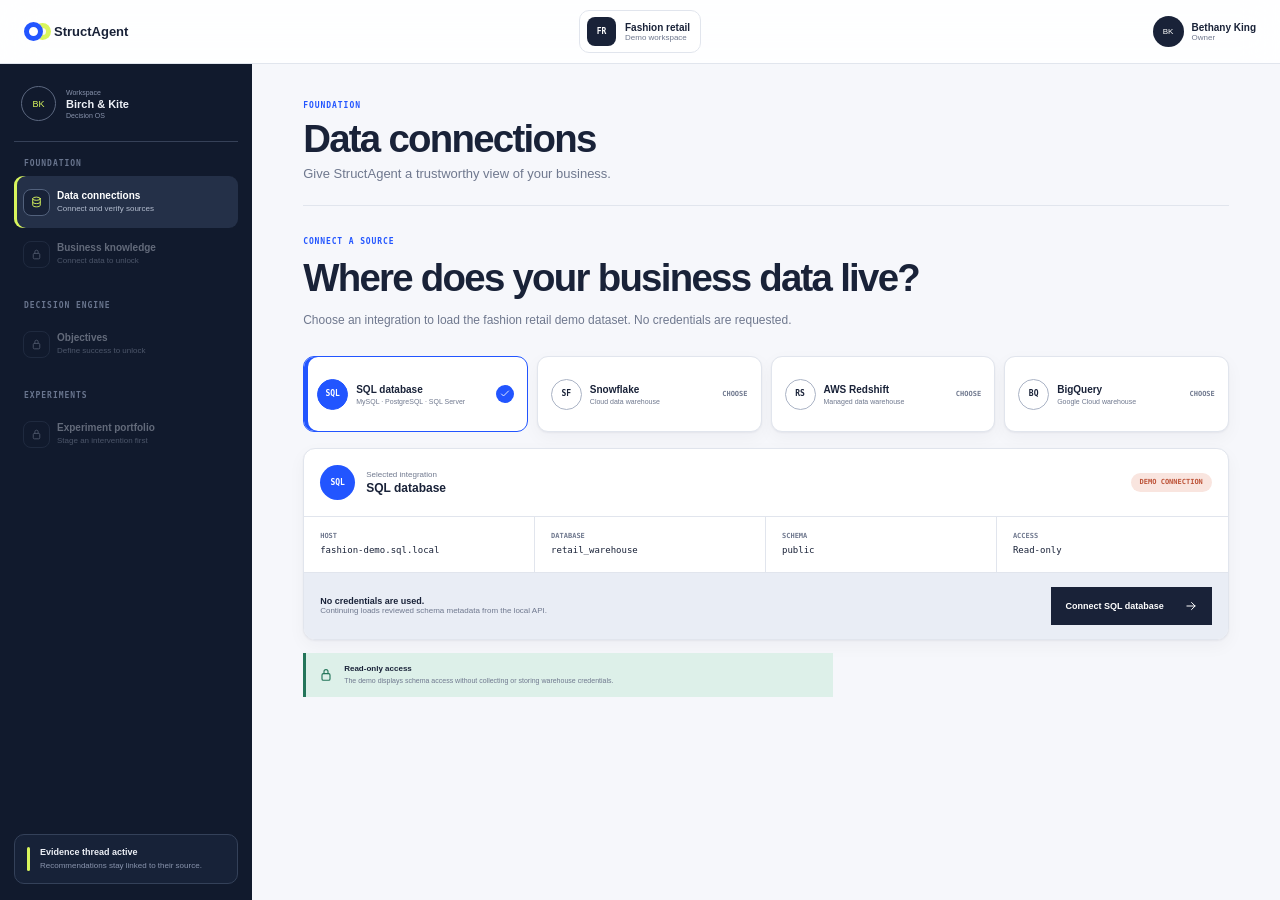
<file: apps/web/index.html>
<!doctype html>
<html lang="en">
  <head>
    <meta charset="UTF-8" />
    <meta name="viewport" content="width=device-width, initial-scale=1.0" />
    <meta
      name="description"
      content="StructAgent Decision OS demo for data-backed business decisions."
    />
    <title>StructAgent — Decision OS</title>
    <link rel="stylesheet" href="./styles.css" />
  </head>
  <body>
    <a class="skip-link" href="#app">Skip to workspace</a>
    <div id="app"></div>
    <script type="module" src="./app.js"></script>
  </body>
</html>
</file>
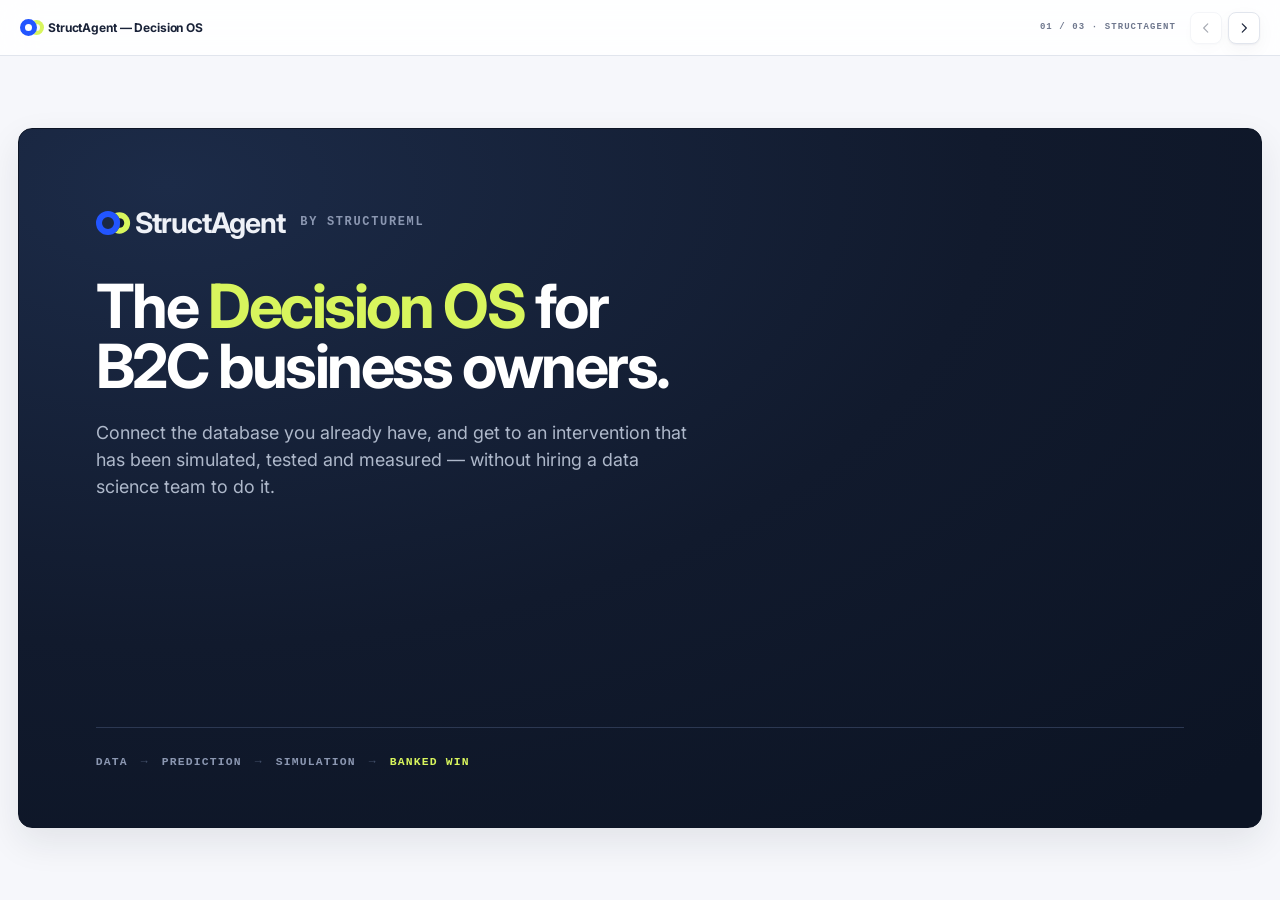
<file: presentation/decision-os-pitch.html>
<!doctype html>
<html lang="en">
  <head>
    <meta charset="UTF-8" />
    <meta name="viewport" content="width=device-width, initial-scale=1.0" />
    <meta
      name="description"
      content="StructAgent pitch deck: the SME decision-team gap, why now, and the database-to-experiment loop."
    />
    <title>Decision OS Pitch</title>
<link rel="preconnect" href="https://fonts.googleapis.com" />
<link rel="preconnect" href="https://fonts.gstatic.com" crossorigin />
<link rel="stylesheet" href="https://fonts.googleapis.com/css2?family=Inter:wght@400;500;700;800&family=Caveat:wght@500;600&display=swap" />
  </head>
  <body>
<style>
  :root {
    color-scheme: light;
    --paper: #f6f7fb;
    --white: #ffffff;
    --ink: #192238;
    --muted: #6f788e;
    --line: #e1e5ed;
    --line-strong: #aab3c5;
    --cloud: #e9edf5;
    --cobalt: #2255ff;
    --cobalt-soft: #dce5ff;
    --citron: #d8f55d;
    --green: #24755a;
    --green-soft: #ddf0e9;
    --warning: #bd5338;
    --warning-soft: #f9e5df;
    --warning-line: #efc7ba;
    --shadow-sm: 0 1px 2px rgba(19, 28, 48, .05), 0 6px 18px rgba(19, 28, 48, .04);
    --shadow-md: 0 14px 36px rgba(19, 28, 48, .09);
    --sans: Inter, "Avenir Next", Avenir, "Segoe UI", sans-serif;
    --mono: "SFMono-Regular", Consolas, "Liberation Mono", monospace;
    --hand: Caveat, "Segoe Print", cursive;
  }

  * { box-sizing: border-box; }
  body {
    margin: 0;
    min-height: 100dvh;
    display: flex;
    flex-direction: column;
    color: var(--ink);
    background: var(--paper);
    font-family: var(--sans);
    -webkit-font-smoothing: antialiased;
  }
  h1, h2, p, ul { margin: 0; }
  button { font: inherit; border: 0; cursor: pointer; }
  :focus-visible { outline: 3px solid var(--citron); outline-offset: 3px; }

  /* ---------- deck chrome ---------- */
  .deck-bar {
    display: flex;
    align-items: center;
    gap: 14px;
    height: 56px;
    padding: 0 20px;
    border-bottom: 1px solid var(--line);
    background: rgba(255, 255, 255, .88);
    backdrop-filter: blur(18px);
  }
  .brand { display: flex; align-items: center; gap: 11px; font-size: 12px; font-weight: 700; letter-spacing: -.01em; }
  .brand-glyph {
    width: 17px; height: 17px;
    border: 5px solid var(--cobalt);
    border-radius: 50%;
    box-shadow: 8px 0 0 -5px var(--paper), 8px 0 0 -1px var(--citron);
  }
  .deck-bar .spacer { flex: 1; }
  .counter { font: 700 9px/1 var(--mono); letter-spacing: .12em; color: var(--muted); text-transform: uppercase; }
  .nav { display: flex; gap: 6px; }
  .nav button {
    display: grid; place-items: center;
    width: 32px; height: 32px;
    border: 1px solid var(--line);
    border-radius: 8px;
    background: var(--white);
    color: var(--ink);
    box-shadow: var(--shadow-sm);
    transition: border-color .16s ease, background-color .16s ease;
  }
  .nav button:hover:not(:disabled) { border-color: var(--line-strong); background: #fbfcfe; }
  .nav button:disabled { opacity: .38; cursor: not-allowed; }
  .nav button svg { width: 14px; fill: none; stroke: currentColor; stroke-width: 2; stroke-linecap: round; stroke-linejoin: round; }

  .stage { flex: 1; display: grid; place-items: center; padding: 18px; min-height: 0; }
  .slide {
    container-type: size;
    display: flex;
    flex-direction: column;
    width: min(100%, (100dvh - 92px) * 16 / 9);
    aspect-ratio: 16 / 9;
    padding: 4cqw 4.2cqw 3.4cqw;
    border: 1px solid var(--line);
    border-radius: 14px;
    background: var(--white);
    box-shadow: var(--shadow-md);
    overflow: hidden;
  }
  .slide[hidden] { display: none; }

  .eyebrow {
    display: block;
    color: var(--cobalt);
    font: 700 1.15cqw/1 var(--mono);
    text-transform: uppercase;
    letter-spacing: .13em;
  }
  .slide h1 {
    margin: 1.5cqw 0 0;
    max-width: 66cqw;
    font-size: 3.7cqw;
    line-height: 1.02;
    letter-spacing: -.04em;
    text-wrap: balance;
  }

  .scope {
    display: inline-flex;
    align-items: center;
    gap: .8cqw;
    align-self: flex-start;
    margin-top: 1.4cqw;
    padding: .8cqw 1.2cqw;
    border: 1px solid var(--line);
    border-radius: 50px;
    background: var(--cloud);
    color: var(--muted);
    font-size: 1.2cqw;
    line-height: 1.35;
  }
  .scope i { font-size: 1.6cqw; font-style: normal; line-height: 1; }
  .scope b { color: var(--ink); }

  .tag {
    display: inline-block;
    padding: .55cqw .8cqw;
    border-radius: 50px;
    font: 700 .88cqw/1 var(--mono);
    text-transform: uppercase;
    letter-spacing: .08em;
  }
  .tag.out { color: var(--warning); background: var(--warning-soft); border: 1px solid var(--warning-line); }
  .tag.now { color: var(--green); background: var(--green-soft); border: 1px solid #b6d9cd; }

  /* ---------- title slide ---------- */
  .slide.cover {
    justify-content: center;
    gap: 0;
    padding: 6cqw 6cqw 4.6cqw;
    border-color: #0d1526;
    background: radial-gradient(120% 120% at 12% 8%, #1c2b48 0%, #111a2d 55%, #0c1424 100%);
    color: #eef1f7;
  }
  .cover-mark { display: flex; align-items: center; gap: 1.4cqw; }
  .cover-mark span {
    width: 2.2cqw; height: 2.2cqw;
    border: .62cqw solid var(--cobalt);
    border-radius: 50%;
    box-shadow: 1.05cqw 0 0 -.66cqw #111a2d, 1.05cqw 0 0 -.12cqw var(--citron);
  }
  .cover-mark b { font-size: 2.6cqw; letter-spacing: -.035em; }
  .cover-mark i { font-style: normal; color: #8b97b1; font: 700 1.1cqw/1 var(--mono); text-transform: uppercase; letter-spacing: .14em; }
  .cover h1 {
    margin-top: 3.4cqw;
    max-width: 74cqw;
    font-size: 5.6cqw;
    line-height: .98;
    color: #ffffff;
  }
  .cover h1 mark { background: none; color: var(--citron); }
  .cover .cover-sub {
    margin-top: 2.2cqw;
    max-width: 56cqw;
    color: #aeb8ca;
    font-size: 1.65cqw;
    line-height: 1.5;
  }
  .cover-foot {
    display: flex;
    align-items: center;
    gap: 1.2cqw;
    margin-top: auto;
    padding-top: 2.6cqw;
    border-top: 1px solid #2c3852;
    color: #8b97b1;
    font: 700 1.05cqw/1 var(--mono);
    text-transform: uppercase;
    letter-spacing: .1em;
  }
  .cover-foot em { font-style: normal; color: var(--citron); }
  .cover-foot .dot { color: #46536e; }

  /* ---------- slide 1: three pillars ---------- */
  .pillars {
    flex: 1;
    min-height: 0;
    display: grid;
    grid-template-columns: repeat(3, 1fr);
    gap: 1.3cqw;
    margin-top: 1.8cqw;
  }
  .pillar {
    display: flex;
    flex-direction: column;
    padding: 2cqw 1.9cqw 1.8cqw;
    border: 1px solid var(--line);
    border-radius: 1.2cqw;
    background: var(--paper);
    box-shadow: var(--shadow-sm);
  }
  .pillar.now { border-color: var(--cobalt-soft); background: linear-gradient(180deg, #f1f5ff 0%, var(--white) 62%); }
  .pillar .glyph { font-size: 3.9cqw; line-height: 1; }
  .pillar b { margin-top: 1.3cqw; font-size: 2cqw; line-height: 1.06; letter-spacing: -.03em; }
  .pillar small { margin-top: .9cqw; color: var(--muted); font-size: 1.22cqw; line-height: 1.5; }

  .roles { list-style: none; padding: 0; margin: 1.4cqw 0 0; display: flex; flex-direction: column; gap: .8cqw; }
  .roles li { display: flex; align-items: center; gap: .8cqw; font-size: 1.25cqw; font-weight: 700; letter-spacing: -.01em; }
  .roles li i { font-size: 1.7cqw; font-style: normal; line-height: 1; }

  .shift {
    margin-top: 1.4cqw;
    color: var(--cobalt);
    font: 700 1.02cqw/1.55 var(--mono);
    text-transform: uppercase;
    letter-spacing: .05em;
  }
  .pillar .tag { align-self: flex-start; margin-top: auto; }

  .stack { list-style: none; padding: 0; margin: 1.2cqw 0 0; display: flex; flex-direction: column; gap: 1.2cqw; }
  .stack li { display: flex; flex-direction: column; padding-left: 1cqw; border-left: .18cqw solid var(--cobalt-soft); }
  .stack li b { display: flex; align-items: center; gap: .6cqw; margin-top: 0; font-size: 1.45cqw; line-height: 1.2; letter-spacing: -.02em; }
  .stack li i { font-size: 1.5cqw; font-style: normal; line-height: 1; }
  .stack li small { margin-top: .45cqw; font-size: 1.12cqw; line-height: 1.45; }
  .stack .shift { margin-top: .6cqw; font-size: .95cqw; }

  /* ---------- slide 2: the flow ---------- */
  .solution-head { display: flex; align-items: flex-start; justify-content: space-between; gap: 2.6cqw; }
  .head-left { display: flex; flex-direction: column; align-items: flex-start; max-width: 58cqw; }

  .dataset {
    flex: none;
    width: 27cqw;
    display: flex;
    flex-direction: column;
    align-items: flex-start;
    padding: 1.4cqw 1.5cqw;
    border: 1px solid var(--line);
    border-radius: 1cqw;
    background: var(--paper);
    box-shadow: var(--shadow-sm);
  }
  .dataset .tag { margin-bottom: 1cqw; }
  .dataset .name { display: flex; align-items: center; gap: .7cqw; font-size: 1.6cqw; font-weight: 700; letter-spacing: -.02em; }
  .dataset .name i { font-size: 1.7cqw; font-style: normal; line-height: 1; }
  .dataset code { margin-top: .5cqw; color: var(--cobalt); font: 700 1cqw/1 var(--mono); }
  .dataset ul { list-style: none; padding: 0; margin: 1cqw 0 0; display: flex; flex-direction: column; gap: .6cqw; width: 100%; }
  .dataset li { display: flex; gap: .7cqw; font-size: 1.1cqw; line-height: 1.35; }
  .dataset li i { font-size: 1.2cqw; font-style: normal; line-height: 1.2; }
  .dataset li em { font-style: normal; font-family: var(--mono); font-weight: 700; }
  .dataset small { margin-top: 1cqw; color: var(--muted); font-size: .98cqw; line-height: 1.45; }
  .tag.data { color: var(--cobalt); background: var(--cobalt-soft); border: 1px solid #bccfff; }

  figure { margin: 0; flex: 1; min-height: 0; display: flex; flex-direction: column; margin-top: 1.6cqw; }
  .canvas {
    flex: 1;
    min-height: 0;
    padding: 1cqw 0 .4cqw;
    background-image: radial-gradient(var(--line) .8px, transparent .8px);
    background-size: 1.1cqw 1.1cqw;
    border-radius: 1cqw;
  }
  .canvas svg { display: block; width: 100%; height: 100%; }
  .caveat {
    flex: none;
    display: flex;
    align-items: flex-start;
    gap: 1cqw;
    margin-top: 1.4cqw;
    padding: 1.1cqw 1.3cqw;
    border-left: .3cqw solid var(--warning);
    border-radius: 0 .7cqw .7cqw 0;
    background: var(--warning-soft);
    font-size: 1.2cqw;
    line-height: 1.5;
    color: var(--ink);
  }
  .caveat .glyph { font-size: 1.7cqw; line-height: 1.2; }
  .caveat b { color: var(--warning); }

  .sk-fill { fill: var(--white); }
  .sk-line { fill: none; stroke: var(--ink); stroke-width: 2.2; stroke-linejoin: round; }
  .sk-ghost { fill: none; stroke: var(--ink); stroke-width: 2; stroke-linejoin: round; opacity: .3; }
  .sk-line.accent { stroke: var(--cobalt); }
  .sk-ghost.accent { stroke: var(--cobalt); }
  .sk-line.warn { stroke: var(--warning); stroke-dasharray: 9 6; }
  .sk-ghost.warn { stroke: var(--warning); }
  .sk-win { fill: var(--citron); stroke: var(--ink); stroke-width: 2.2; }
  .flow { fill: none; stroke: var(--ink); stroke-width: 2.4; stroke-linecap: round; }
  .flow.loop { stroke: var(--muted); stroke-width: 2; stroke-dasharray: 7 7; }
  .t-title { font-family: var(--sans); font-size: 19px; font-weight: 700; fill: var(--ink); letter-spacing: -.01em; }
  .t-sub { font-family: var(--sans); font-size: 13px; fill: var(--muted); }
  .t-emoji { font-size: 30px; }
  .t-hand { font-family: var(--hand); font-size: 21px; font-weight: 600; fill: var(--muted); }
  .t-hand.on { fill: var(--cobalt); }
  .t-hand.warn { fill: var(--warning); }

  @media (prefers-reduced-motion: reduce) {
    * { transition: none !important; animation: none !important; }
  }
</style>

<header class="deck-bar">
  <span class="brand"><span class="brand-glyph"></span>StructAgent — Decision OS</span>
  <span class="spacer"></span>
  <span class="counter" id="counter">01 / 03 · StructAgent</span>
  <span class="nav">
    <button id="prev" aria-label="Previous slide"><svg viewBox="0 0 24 24"><path d="M15 5 8 12l7 7" /></svg></button>
    <button id="next" aria-label="Next slide"><svg viewBox="0 0 24 24"><path d="m9 5 7 7-7 7" /></svg></button>
  </span>
</header>

<main class="stage">
  <!-- ============ COVER ============ -->
  <section class="slide cover" id="slide-0" aria-label="Title">
    <span class="cover-mark">
      <span></span>
      <b>StructAgent</b>
      <i>by StructureML</i>
    </span>
    <h1>The <mark>Decision OS</mark> for B2C business owners.</h1>
    <p class="cover-sub">Connect the database you already have, and get to an intervention that has been simulated, tested and measured &mdash; without hiring a data science team to do it.</p>
    <span class="cover-foot">
      <span>Data</span><span class="dot">&rarr;</span>
      <span>Prediction</span><span class="dot">&rarr;</span>
      <span>Simulation</span><span class="dot">&rarr;</span>
      <em>Banked win</em>
    </span>
  </section>

  <!-- ============ SLIDE 1 ============ -->
  <section class="slide" id="slide-1" aria-label="The problem and why now">
    <span class="eyebrow">The problem · why now</span>
    <h1>Let business owners run robustly tested interventions — at scale.</h1>
    <p class="scope"><i>🛍️</i><span>Retail is the worked example throughout — the same loop fits <b>any B2C business</b> measured on conversion, app installs, purchase, subscription, churn or upsell.</span></p>

    <div class="pillars">
      <article class="pillar">
        <span class="glyph">💸</span>
        <b>The team that makes that possible</b>
        <small>Three specialists, working as one, before a single decision changes.</small>
        <ul class="roles">
          <li><i>🧮</i>Data scientist</li>
          <li><i>🤖</i>ML engineer</li>
          <li><i>🧠</i>Behavioural scientist</li>
        </ul>
        <span class="tag out">Out of reach for an SME</span>
      </article>

      <article class="pillar now">
        <span class="glyph">📉</span>
        <b>The two hard parts got cheap</b>
        <ul class="stack">
          <li>
            <b><i>🕸️</i>Relational foundation models</b>
            <small>Point at the database exactly as it is. No pipelines, no feature engineering.</small>
            <p class="shift">A modelling project &rarr; a connection</p>
          </li>
          <li>
            <b><i>👥</i>Generative agent simulation</b>
            <small>Test how real customers respond to a move, thousands of times over.</small>
            <p class="shift">A research budget &rarr; a rounding error</p>
          </li>
        </ul>
        <span class="tag now">Commoditising</span>
      </article>

      <article class="pillar now">
        <span class="glyph">🧩</span>
        <b>Agents are the glue</b>
        <small>The connective work between a schema, a business and the systems it runs on used to mean people in a room. An agent carries it now.</small>
        <ul class="roles">
          <li><i>🗄️</i>Reads the data as it is</li>
          <li><i>🧠</i>Holds the business context</li>
          <li><i>🔧</i>Does the integration legwork</li>
        </ul>
        <span class="tag now">Now possible</span>
      </article>
    </div>
  </section>

  <!-- ============ SLIDE 2 ============ -->
  <section class="slide" id="slide-2" aria-label="The solution" hidden>
    <div class="solution-head">
      <div class="head-left">
        <span class="eyebrow">The solution</span>
        <h1>From database connection to the experiment worth running in production.</h1>
        <p class="scope"><i>🛍️</i><span>Shown with a <b>retail</b> schema &mdash; swap in a subscription, app or marketing database and the loop is identical: the objective becomes conversion, install, purchase or retention.</span></p>
      </div>

      <aside class="dataset">
        <span class="tag data">The dataset we used</span>
        <span class="name"><i>👚</i>RelBench H&amp;M</span>
        <code>rel-hm</code>
        <ul>
          <li><i>🗄️</i><span>Three linked tables &mdash; <em>customer</em> &middot; <em>transactions</em> &middot; <em>article</em></span></li>
          <li><i>🎯</i><span>Two objectives &mdash; 7-day customer churn, 7-day article sales</span></li>
        </ul>
        <small>A public relational benchmark on real H&amp;M retail structure. The competition data itself stays with its own terms &mdash; we don&rsquo;t redistribute it.</small>
      </aside>
    </div>

    <figure>
      <div class="canvas">
        <svg viewBox="0 0 1400 470" role="img"
             aria-label="Flow diagram: your data and your objective feed a relational graph foundation model, which predicts into a decision space where agent simulation shortlists interventions; the shortlist becomes one live experiment — hands-on to launch today — which banks a measured win, and every result loops back to retrain the model.">
          <defs>
            <marker id="ah" viewBox="0 0 10 10" refX="8.5" refY="5" markerWidth="7" markerHeight="7" orient="auto-start-reverse">
              <path d="M0 0.5 L10 5 L0 9.5 z" fill="#192238" />
            </marker>
            <marker id="ah-soft" viewBox="0 0 10 10" refX="8.5" refY="5" markerWidth="7" markerHeight="7" orient="auto-start-reverse">
              <path d="M0 0.5 L10 5 L0 9.5 z" fill="#6f788e" />
            </marker>
          </defs>

          <!-- A: your data -->
          <g transform="rotate(-0.5 137 115)">
            <rect class="sk-ghost" x="34" y="59" width="215" height="120" rx="9" />
            <rect class="sk-fill" x="30" y="55" width="215" height="120" rx="9" />
            <rect class="sk-line" x="30" y="55" width="215" height="120" rx="9" />
            <text class="t-emoji" x="137" y="102" text-anchor="middle">🗄️</text>
            <text class="t-title" x="137" y="130" text-anchor="middle">Your database</text>
            <text class="t-sub" x="137" y="152" text-anchor="middle">CRM · orders · ledger</text>
          </g>

          <!-- B: your objective -->
          <g transform="rotate(0.45 137 325)">
            <rect class="sk-ghost" x="34" y="269" width="215" height="120" rx="9" />
            <rect class="sk-fill" x="30" y="265" width="215" height="120" rx="9" />
            <rect class="sk-line" x="30" y="265" width="215" height="120" rx="9" />
            <text class="t-emoji" x="137" y="312" text-anchor="middle">🎯</text>
            <text class="t-title" x="137" y="340" text-anchor="middle">Your objective</text>
            <text class="t-sub" x="137" y="362" text-anchor="middle">what winning means here</text>
          </g>

          <!-- C: relational foundation model -->
          <g transform="rotate(-0.35 447 220)">
            <rect class="sk-ghost accent" x="324" y="124" width="255" height="200" rx="10" />
            <rect class="sk-fill" x="320" y="120" width="255" height="200" rx="10" />
            <rect class="sk-line accent" x="320" y="120" width="255" height="200" rx="10" />
            <text class="t-emoji" x="447" y="182" text-anchor="middle">🕸️</text>
            <text class="t-title" x="447" y="216" text-anchor="middle">Relational graph</text>
            <text class="t-title" x="447" y="240" text-anchor="middle">foundation model</text>
            <text class="t-sub" x="447" y="270" text-anchor="middle">your schema, as it is</text>
            <text class="t-sub" x="447" y="292" text-anchor="middle">who churns · who buys · what next</text>
          </g>

          <!-- D: decision space -->
          <g transform="rotate(0.4 777 220)">
            <rect class="sk-ghost accent" x="654" y="124" width="255" height="200" rx="10" />
            <rect class="sk-fill" x="650" y="120" width="255" height="200" rx="10" />
            <rect class="sk-line accent" x="650" y="120" width="255" height="200" rx="10" />
            <text class="t-emoji" x="777" y="182" text-anchor="middle">👥</text>
            <text class="t-title" x="777" y="216" text-anchor="middle">Decision space</text>
            <text class="t-title" x="777" y="240" text-anchor="middle">agent simulation</text>
            <text class="t-sub" x="777" y="270" text-anchor="middle">thousands of moves, simulated</text>
            <text class="t-sub" x="777" y="292" text-anchor="middle">discount · message · timing · offer</text>
          </g>

          <!-- E: experiment -->
          <g transform="rotate(-0.4 1080 220)">
            <rect class="sk-ghost warn" x="984" y="124" width="200" height="200" rx="10" />
            <rect class="sk-fill" x="980" y="120" width="200" height="200" rx="10" />
            <rect class="sk-line warn" x="980" y="120" width="200" height="200" rx="10" />
            <text class="t-emoji" x="1080" y="188" text-anchor="middle">🧪</text>
            <text class="t-title" x="1080" y="224" text-anchor="middle">One live</text>
            <text class="t-title" x="1080" y="248" text-anchor="middle">experiment</text>
            <text class="t-sub" x="1080" y="278" text-anchor="middle">on real customers</text>
          </g>

          <!-- F: banked win -->
          <g transform="rotate(0.6 1305 220)">
            <rect class="sk-ghost" x="1244" y="149" width="130" height="145" rx="10" />
            <rect class="sk-win" x="1240" y="145" width="130" height="145" rx="10" />
            <text class="t-emoji" x="1305" y="205" text-anchor="middle">📈</text>
            <text class="t-title" x="1305" y="240" text-anchor="middle">Banked</text>
            <text class="t-title" x="1305" y="264" text-anchor="middle">win</text>
          </g>

          <!-- flows -->
          <path class="flow" d="M248 118 C 282 116, 292 152, 314 176" marker-end="url(#ah)" />
          <path class="flow" d="M248 322 C 282 324, 292 288, 314 265" marker-end="url(#ah)" />
          <path class="flow" d="M578 220 C 604 214, 624 227, 644 220" marker-end="url(#ah)" />
          <path class="flow" d="M908 220 C 934 214, 954 227, 974 220" marker-end="url(#ah)" />
          <path class="flow" d="M1183 220 C 1202 215, 1218 226, 1235 220" marker-end="url(#ah)" />
          <path class="flow loop" d="M1305 292 C 1305 372, 1288 414, 1214 416 L 520 421 C 458 423, 448 396, 447 328" marker-end="url(#ah-soft)" />

          <!-- hand-written labels -->
          <text class="t-hand" x="286" y="146" text-anchor="middle">connect</text>
          <text class="t-hand" x="286" y="304" text-anchor="middle">brief us</text>
          <text class="t-hand on" x="611" y="199" text-anchor="middle">predicts</text>
          <text class="t-hand on" x="941" y="199" text-anchor="middle">shortlist</text>
          <text class="t-hand" x="1209" y="199" text-anchor="middle">launch</text>
          <text class="t-hand" x="447" y="98" text-anchor="middle">no pipelines, no feature engineering</text>
          <text class="t-hand" x="777" y="98" text-anchor="middle">fail cheaply here, not in the market</text>
          <text class="t-hand warn" x="1080" y="352" text-anchor="middle">hands-on today</text>
          <text class="t-hand" x="830" y="452" text-anchor="middle">every result retrains the model</text>
        </svg>
      </div>

      <p class="caveat">
        <span class="glyph">🔧</span>
        <span><b>Where we&rsquo;re light today — the launch step.</b> Plenty of our customers aren&rsquo;t digital-native businesses, so putting an intervention live is integration and process work with the team, not flipping a flag on a website or an app.</span>
      </p>
    </figure>
  </section>
</main>

<script>
  (function () {
    var slides = [
      { el: document.getElementById('slide-0'), label: 'StructAgent' },
      { el: document.getElementById('slide-1'), label: 'The problem' },
      { el: document.getElementById('slide-2'), label: 'The solution' }
    ];
    var counter = document.getElementById('counter');
    var prev = document.getElementById('prev');
    var next = document.getElementById('next');
    var index = 0;

    function render() {
      slides.forEach(function (s, i) { s.el.hidden = i !== index; });
      counter.textContent = '0' + (index + 1) + ' / 0' + slides.length + ' · ' + slides[index].label;
      prev.disabled = index === 0;
      next.disabled = index === slides.length - 1;
    }
    function go(delta) {
      index = Math.min(slides.length - 1, Math.max(0, index + delta));
      render();
    }

    prev.addEventListener('click', function () { go(-1); });
    next.addEventListener('click', function () { go(1); });
    document.addEventListener('keydown', function (e) {
      if (e.key === 'ArrowRight' || e.key === 'PageDown' || e.key === ' ') { go(1); e.preventDefault(); }
      if (e.key === 'ArrowLeft' || e.key === 'PageUp') { go(-1); e.preventDefault(); }
    });
    render();
  })();
</script>

  </body>
</html>
</file>
<file: apps/web/styles.css>
:root {
  color-scheme: light;
  font-synthesis: none;
  --paper: #f6f7fb;
  --white: #ffffff;
  --ink: #192238;
  --muted: #6f788e;
  --line: #e1e5ed;
  --line-strong: #aab3c5;
  --cloud: #e9edf5;
  --cobalt: #2255ff;
  --cobalt-soft: #dce5ff;
  --citron: #d8f55d;
  --green: #24755a;
  --green-soft: #ddf0e9;
  --warning: #bd5338;
  --warning-soft: #f9e5df;
  --shadow-sm: 0 1px 2px rgba(19, 28, 48, .05), 0 6px 18px rgba(19, 28, 48, .04);
  --shadow-md: 0 14px 36px rgba(19, 28, 48, .09);
}

* { box-sizing: border-box; }
html { min-width: 320px; }
body { margin: 0; min-height: 100vh; color: var(--ink); background: var(--paper); font-family: Inter, "Avenir Next", Avenir, "Segoe UI", sans-serif; -webkit-font-smoothing: antialiased; }
button, input, textarea { font: inherit; }
button { border: 0; cursor: pointer; transition: background-color .16s ease, border-color .16s ease, box-shadow .16s ease, transform .16s ease; }
button:active:not(:disabled) { transform: translateY(1px); }
button:disabled { cursor: not-allowed; }
svg { width: 1.15em; fill: none; stroke: currentColor; stroke-width: 1.7; stroke-linecap: round; stroke-linejoin: round; }
button:focus-visible, input:focus-visible, textarea:focus-visible, a:focus-visible { outline: 3px solid var(--citron); outline-offset: 3px; }
.skip-link { position: fixed; z-index: 100; top: 8px; left: 8px; padding: 10px 14px; color: white; background: var(--ink); transform: translateY(-160%); }
.skip-link:focus { transform: translateY(0); }

.app-shell { min-height: 100vh; }
.topbar { position: sticky; z-index: 20; top: 0; display: grid; grid-template-columns: 1fr auto 1fr; align-items: center; height: 64px; padding: 0 24px; border-bottom: 1px solid var(--line); background: rgba(255, 255, 255, .88); backdrop-filter: blur(18px); }
.brand { display: flex; align-items: center; gap: 11px; width: max-content; color: inherit; text-decoration: none; font-size: 13px; }
.brand-glyph { width: 19px; height: 19px; border: 5px solid var(--cobalt); border-radius: 50%; box-shadow: 9px 0 0 -6px var(--paper), 9px 0 0 -1px var(--citron); }
.fixture-badge { display: flex; align-items: center; gap: 9px; padding: 6px 10px 6px 7px; border: 1px solid var(--line); border-radius: 10px; background: white; }.fixture-badge > span { display: grid; place-items: center; width: 29px; height: 29px; border-radius: 8px; color: white; background: var(--ink); font: 800 8px/1 "SFMono-Regular", Consolas, monospace; }.fixture-badge p, .owner p { display: flex; flex-direction: column; margin: 0; }.fixture-badge b, .owner b { font-size: 10px; }.fixture-badge small, .owner small { color: var(--muted); font-size: 8px; }
.owner { justify-self: end; display: flex; align-items: center; gap: 8px; }.owner > span { display: grid; place-items: center; width: 31px; height: 31px; border-radius: 50%; color: white; background: var(--ink); font-size: 8px; }

.app-body { display: grid; grid-template-columns: 252px minmax(0, 1fr); min-height: calc(100vh - 64px); }
.sidebar { position: sticky; top: 64px; display: flex; flex-direction: column; align-self: start; height: calc(100vh - 64px); padding: 22px 14px 16px; overflow-y: auto; color: #edf0f6; background: #111a2d; }
.workspace { display: flex; align-items: center; gap: 10px; padding: 0 7px 20px; border-bottom: 1px solid #364158; }.workspace > span { display: grid; place-items: center; width: 35px; height: 35px; border: 1px solid #5c6880; border-radius: 50%; color: var(--citron); font-size: 9px; }.workspace p { display: flex; flex-direction: column; margin: 0; }.workspace small, .workspace i { color: #8994ad; font-size: 7px; font-style: normal; }.workspace b { margin: 2px 0; font-size: 11px; }
.module-nav { padding-top: 18px; }.module-nav section + section { margin-top: 22px; }.module-nav h2 { margin: 0 10px 8px; color: #69758e; font: 700 8px/1 "SFMono-Regular", Consolas, monospace; text-transform: uppercase; letter-spacing: .12em; }
.module-nav button { position: relative; display: grid; grid-template-columns: 30px minmax(0, 1fr) auto; align-items: center; gap: 4px; width: 100%; min-height: 52px; padding: 8px 9px; border-radius: 9px; color: #9ca6bb; background: transparent; text-align: left; }.module-nav button > span { display: grid; place-items: center; width: 27px; height: 27px; border: 1px solid #344159; border-radius: 8px; }.module-nav button > span svg { width: 13px; }.module-nav button p { display: flex; flex-direction: column; min-width: 0; margin: 0; }.module-nav button b { overflow: hidden; color: #d3d8e4; font-size: 10px; text-overflow: ellipsis; white-space: nowrap; }.module-nav button small { margin-top: 3px; overflow: hidden; font-size: 8px; line-height: 1.3; text-overflow: ellipsis; white-space: nowrap; }.nav-check { display: grid; place-items: center; width: 17px; height: 17px; border-radius: 50%; color: #101a2c; background: var(--citron); }.nav-check svg { width: 10px; }.nav-badge { padding: 4px 6px; border: 1px solid #3c4860; border-radius: 999px; color: #aeb8ca; font: 700 7px/1 "SFMono-Regular", monospace; font-style: normal; white-space: nowrap; }.nav-badge.lineage { color: #bfcaff; background: rgba(34,85,255,.14); border-color: rgba(122,149,255,.38); }
.module-nav button:hover:not(:disabled) { color: white; background: #1b263b; }.module-nav button.active { color: white; background: #243048; box-shadow: inset 3px 0 var(--citron); }.module-nav button.active b { color: white; }.module-nav button.active small { color: #b5bed0; }.module-nav button.active > span { color: var(--citron); border-color: #52617c; background: #182238; }.module-nav button.active .nav-check { color: var(--ink); }.module-nav button.active .nav-badge { color: var(--citron); border-color: #52617c; }.module-nav button:disabled { opacity: .42; }
.system-note { display: flex; gap: 10px; margin-top: auto; padding: 12px; border: 1px solid #344159; border-radius: 10px; background: #172238; }.system-note > span { width: 3px; border-radius: 3px; background: var(--citron); }.system-note p { display: flex; flex-direction: column; margin: 0; }.system-note b { font-size: 9px; }.system-note small { margin-top: 3px; color: #8994ad; font-size: 8px; line-height: 1.4; }

.main { width: 100%; max-width: 1380px; margin: 0 auto; padding: 30px clamp(26px, 4vw, 64px) 72px; }
.module-header { display: flex; justify-content: space-between; gap: 30px; align-items: flex-start; margin-bottom: 32px; padding-bottom: 21px; border-bottom: 1px solid var(--line); }.module-header > div > span { color: var(--cobalt); font: 700 8px/1 "SFMono-Regular", Consolas, monospace; text-transform: uppercase; letter-spacing: .12em; }.module-header h1 { margin: 8px 0 6px; font-size: clamp(30px, 3vw, 42px); line-height: 1; letter-spacing: -.045em; }.module-header p { max-width: 690px; margin: 0; color: var(--muted); font-size: 13px; line-height: 1.5; }.module-header > i { padding: 7px 10px; border: 1px solid #efc7ba; border-radius: 50px; color: var(--warning); background: var(--warning-soft); font: 700 7px/1 "SFMono-Regular", monospace; font-style: normal; text-transform: uppercase; white-space: nowrap; }
.eyebrow { display: block; margin-bottom: 13px; color: var(--cobalt); font: 700 8px/1 "SFMono-Regular", Consolas, monospace; text-transform: uppercase; letter-spacing: .11em; }
.section-intro { max-width: 770px; margin-bottom: 27px; }.section-intro h2, .insight-summary h2, .experiments-heading h2 { margin: 0; font-size: clamp(29px, 3vw, 46px); line-height: .98; letter-spacing: -.045em; }.section-intro > p, .section-intro > div > p, .experiments-heading > div > p { max-width: 640px; margin: 14px 0 0; color: var(--muted); font-size: 12px; line-height: 1.55; }.section-intro.with-action { display: flex; justify-content: space-between; align-items: flex-end; max-width: none; }.section-intro.with-action > div { max-width: 760px; }
.panel-heading { display: flex; justify-content: space-between; align-items: end; padding-bottom: 13px; border-bottom: 1px solid var(--line); }.panel-heading span { font-size: 10px; font-weight: 700; }.panel-heading small { color: var(--muted); font-size: 8px; }
.primary, .secondary { display: inline-flex; align-items: center; justify-content: center; gap: 10px; padding: 11px 14px; border-radius: 8px; font-size: 10px; font-weight: 700; }.primary { color: white; background: var(--cobalt); box-shadow: 0 6px 16px rgba(34,85,255,.2); }.secondary { border: 1px solid var(--line); color: var(--ink); background: white; box-shadow: var(--shadow-sm); }.primary:hover, .connection-panel footer button:hover, .intervention-panel > button:hover { filter: brightness(.96); }.secondary:hover { border-color: var(--line-strong); background: #fbfcfe; }.primary svg, .secondary svg { width: 14px; }

/* Data connections */
.source-grid { display: grid; grid-template-columns: repeat(4, 1fr); gap: 9px; margin-bottom: 16px; }.source-card { display: grid; grid-template-columns: 39px 1fr auto; align-items: center; min-height: 69px; padding: 12px; border: 1px solid var(--line); color: var(--ink); background: var(--white); text-align: left; }.source-card > span { display: grid; place-items: center; width: 31px; height: 31px; border: 1px solid var(--line-strong); border-radius: 50%; font: 700 8px/1 monospace; }.source-card p { display: flex; flex-direction: column; margin: 0; }.source-card b { font-size: 10px; }.source-card small { margin-top: 3px; color: var(--muted); font-size: 7px; }.source-card > i { color: var(--muted); font: 700 7px/1 monospace; font-style: normal; text-transform: uppercase; }.source-card > i svg { width: 12px; }.source-card.selected { border-color: var(--cobalt); box-shadow: inset 4px 0 var(--cobalt); }.source-card.selected > span { color: white; background: var(--cobalt); border-color: var(--cobalt); }.source-card.selected > i { display: grid; place-items: center; width: 18px; height: 18px; border-radius: 50%; color: white; background: var(--cobalt); }
.connection-panel { border: 1px solid var(--line); background: var(--white); }.connection-panel header { display: grid; grid-template-columns: 46px 1fr auto; align-items: center; padding: 16px; border-bottom: 1px solid var(--line); }.connection-panel header > span { display: grid; place-items: center; width: 35px; height: 35px; border-radius: 50%; color: white; background: var(--cobalt); font: 800 8px/1 monospace; }.connection-panel header p, .connection-panel footer p { display: flex; flex-direction: column; margin: 0; }.connection-panel header small, .connection-panel footer small { color: var(--muted); font-size: 8px; }.connection-panel header b { margin-top: 2px; font-size: 12px; }.connection-panel header > i { padding: 6px 9px; border-radius: 50px; color: var(--warning); background: var(--warning-soft); font: 700 7px/1 monospace; font-style: normal; text-transform: uppercase; }
.mock-fields { display: grid; grid-template-columns: repeat(4, 1fr); }.mock-fields p { display: flex; flex-direction: column; margin: 0; padding: 16px; border-right: 1px solid var(--line); }.mock-fields p:last-child { border-right: 0; }.mock-fields small { color: var(--muted); font: 700 7px/1 monospace; text-transform: uppercase; }.mock-fields b { margin-top: 5px; font: 9px/1.2 monospace; }.connection-panel footer { display: flex; justify-content: space-between; align-items: center; gap: 20px; padding: 14px 16px; border-top: 1px solid var(--line); background: var(--cloud); }.connection-panel footer b { font-size: 9px; }.connection-panel footer button, .data-receipt button, .knowledge-summary button, .readiness-card > button, .insight-summary > button, .intervention-panel > button, .learning-card > button, .experiment-draft > button { display: flex; align-items: center; justify-content: space-between; gap: 20px; padding: 12px 14px; color: white; background: var(--ink); font-size: 9px; font-weight: 700; }.connection-panel footer svg { width: 14px; }
.security-note { display: flex; gap: 10px; max-width: 530px; margin-top: 13px; padding: 11px 12px; border-left: 3px solid var(--green); background: var(--green-soft); }.security-note > svg { width: 16px; color: var(--green); }.security-note p { display: flex; flex-direction: column; margin: 0; }.security-note b { font-size: 8px; }.security-note small { margin-top: 3px; color: var(--muted); font-size: 7px; line-height: 1.4; }
.api-error { display: flex; align-items: center; gap: 10px; margin-top: 13px; padding: 12px; border: 1px solid #e4b09f; border-radius: 9px; color: var(--warning); background: var(--warning-soft); }.api-error > svg { flex: 0 0 auto; width: 17px; }.api-error p { display: flex; flex-direction: column; margin: 0; }.api-error b { font-size: 9px; }.api-error small { margin-top: 3px; color: var(--muted); font-size: 8px; }
.connection-ready { display: grid; grid-template-columns: 15px 1fr auto; align-items: center; margin-bottom: 11px; padding: 11px 13px; border: 1px solid var(--line); background: var(--cloud); }.connection-ready > span, .canvas-status > span, .active-experiment header header span { width: 7px; height: 7px; border-radius: 50%; background: var(--green); box-shadow: 0 0 0 4px rgba(36,117,90,.13); }.connection-ready p { display: flex; flex-direction: column; margin: 0; }.connection-ready small { color: var(--muted); font-size: 7px; }.connection-ready b { font-size: 9px; }.connection-ready > i { display: flex; align-items: center; gap: 5px; color: var(--green); font: 700 7px/1 monospace; font-style: normal; text-transform: uppercase; }.connection-ready > i svg { width: 11px; }
.table-explorer { display: grid; grid-template-columns: 190px 1fr; min-height: 340px; border: 1px solid var(--line); background: var(--white); }.table-list { padding: 9px; border-right: 1px solid var(--line); }.table-list button { display: grid; grid-template-columns: 28px 1fr; align-items: center; width: 100%; padding: 10px; color: var(--ink); background: transparent; text-align: left; }.table-list button > span { display: grid; place-items: center; width: 23px; height: 23px; border-radius: 50%; background: var(--cloud); }.table-list svg { width: 12px; }.table-list p { display: flex; flex-direction: column; margin: 0; }.table-list b { font-size: 9px; }.table-list small { margin-top: 2px; color: var(--muted); font-size: 7px; }.table-list button.active { color: white; background: var(--cobalt); }.table-list button.active small { color: white; opacity: .75; }
.relation-canvas { position: relative; min-height: 338px; overflow: hidden; background-image: radial-gradient(var(--line) .7px, transparent .7px); background-size: 12px 12px; }.relation-canvas > svg { position: absolute; inset: 0; width: 100%; height: 100%; stroke: var(--cobalt); stroke-width: 1; opacity: .58; }.relation-canvas > svg path { vector-effect: non-scaling-stroke; }.node { position: absolute; display: flex; flex-direction: column; width: 130px; padding: 12px; border: 1px solid var(--line-strong); color: var(--ink); background: var(--white); text-align: left; box-shadow: 0 8px 22px rgba(24,32,55,.08); }.node small { color: var(--muted); font: 700 7px/1 monospace; text-transform: uppercase; }.node b { margin: 5px 0 6px; font-size: 10px; }.node span { color: var(--muted); font: 8px/1 monospace; }.node.active { border-color: var(--cobalt); box-shadow: 0 0 0 3px var(--cobalt-soft); }.node-a { left: 5%; top: 14%; }.node-b { left: 39%; top: 39%; }.node-c { right: 5%; top: 10%; }.node-d { right: 5%; bottom: 13%; }
.canvas-status { position: absolute; left: 12px; bottom: 12px; display: grid; grid-template-columns: 14px 1fr; align-items: center; padding: 9px 11px; border: 1px solid var(--line); background: var(--white); }.canvas-status p { display: flex; flex-direction: column; margin: 0; }.canvas-status b { font-size: 8px; }.canvas-status small { color: var(--muted); font-size: 7px; }
.data-receipt { display: grid; grid-template-columns: repeat(3, 1fr) auto; border: 1px solid var(--line); border-top: 0; background: var(--white); }.data-receipt p { display: flex; flex-direction: column; justify-content: center; margin: 0; padding: 12px 15px; border-right: 1px solid var(--line); }.data-receipt small { color: var(--muted); font-size: 7px; text-transform: uppercase; }.data-receipt b { margin-top: 2px; font-size: 10px; }.data-receipt button { background: var(--cobalt); }

/* Business knowledge */
.knowledge-layout { display: grid; grid-template-columns: 1fr 1fr; gap: 13px; }.knowledge-layout > .section-intro { grid-column: 1/-1; }.knowledge-card { padding: 17px; border: 1px solid var(--line); background: var(--white); }.business-context { grid-column: 1/-1; }.business-context label { display: block; margin-bottom: 8px; font-size: 9px; font-weight: 700; }.business-context textarea { width: 100%; min-height: 86px; resize: vertical; padding: 11px; border: 1px solid var(--line-strong); color: var(--ink); background: var(--paper); font-size: 10px; line-height: 1.5; }.business-context > small { display: block; margin-top: 6px; color: var(--muted); font-size: 7px; }
.metric-grid { display: grid; grid-template-columns: 1fr 1fr; gap: 7px; padding-top: 13px; }.choice { display: grid; grid-template-columns: 18px 1fr; padding: 10px; border: 1px solid var(--line); color: var(--ink); background: var(--paper); text-align: left; }.choice > span { width: 12px; height: 12px; margin-top: 1px; border: 1px solid var(--line-strong); border-radius: 50%; }.choice p, .guardrail p { display: flex; flex-direction: column; margin: 0; }.choice b, .guardrail b { font-size: 8px; }.choice small, .guardrail small { color: var(--muted); font-size: 7px; }.choice.selected { border-color: var(--cobalt); background: var(--cobalt-soft); }.choice.selected > span { border: 4px solid var(--cobalt); }
.guardrail-list { padding-top: 5px; }.guardrail { display: grid; grid-template-columns: 26px 1fr; align-items: center; width: 100%; padding: 10px 4px; border-bottom: 1px solid var(--line); color: var(--ink); background: transparent; text-align: left; }.guardrail > span { display: grid; place-items: center; width: 16px; height: 16px; border: 1px solid var(--line-strong); }.guardrail.selected > span { color: white; background: var(--green); border-color: var(--green); }.guardrail svg { width: 10px; }
.knowledge-summary { grid-column: 1/-1; display: grid; grid-template-columns: 140px 1fr auto; align-items: center; gap: 20px; padding: 15px; border: 1px solid var(--line); background: var(--citron); }.knowledge-summary > span { font: 700 8px/1 monospace; text-transform: uppercase; }.knowledge-summary p { margin: 0; font-size: 10px; }.knowledge-summary button { background: var(--ink); }
.knowledge-summary button:disabled { opacity: .55; }

/* Objectives */
.objectives-layout { display: grid; grid-template-columns: 1.15fr .85fr; gap: 14px; }.objective-chat, .meeting-panel, .intervention-panel { border: 1px solid var(--line); background: var(--white); }.objective-chat > header, .meeting-panel > header { display: grid; grid-template-columns: 38px 1fr auto; align-items: center; padding: 14px 16px; border-bottom: 1px solid var(--line); }.objective-chat > header > span, .meeting-panel > header > span { display: grid; place-items: center; width: 31px; height: 31px; border-radius: 50%; color: var(--ink); background: var(--citron); font-weight: 800; }.objective-chat header p, .meeting-panel header p { display: flex; flex-direction: column; margin: 0; }.objective-chat header b, .meeting-panel header b { font-size: 9px; }.objective-chat header small, .meeting-panel header small { color: var(--muted); font-size: 7px; }.objective-chat header i, .meeting-panel header i { padding: 6px 8px; border-radius: 50px; color: var(--green); background: var(--green-soft); font: 700 7px/1 monospace; font-style: normal; text-transform: uppercase; }
.chat-thread { min-height: 260px; padding: 20px 17px; }.chat { width: 88%; margin-bottom: 12px; padding: 12px 13px; font-size: 10px; line-height: 1.5; }.chat p { margin: 0; }.chat small { display: block; margin-top: 7px; color: var(--muted); font-size: 7px; }.chat.agent { border: 1px solid var(--line); border-radius: 2px 13px 13px 13px; background: var(--paper); }.chat.human { margin-left: auto; border-radius: 13px 2px 13px 13px; background: var(--citron); }
.objective-compose, .strategy-compose { padding: 0 16px 14px; }.objective-compose label, .strategy-compose label { display: block; margin-bottom: 6px; color: var(--muted); font-size: 7px; }.objective-compose > div, .strategy-compose > div { display: flex; border: 1px solid var(--line-strong); }.objective-compose input, .strategy-compose input { flex: 1; min-width: 0; padding: 11px; border: 0; color: var(--ink); background: var(--white); font-size: 9px; }.objective-compose button, .strategy-compose button { display: grid; place-items: center; width: 39px; margin: 3px; color: white; background: var(--cobalt); }.objective-compose button svg, .strategy-compose button svg { width: 13px; }
.objective-prompts { display: grid; grid-template-columns: 130px 1fr 1fr; align-items: stretch; gap: 7px; padding: 12px 16px 16px; border-top: 1px solid var(--line); }.objective-prompts > span { align-self: center; color: var(--muted); font-size: 7px; }.objective-prompts button { display: flex; flex-direction: column; padding: 9px; border: 1px solid var(--line); color: var(--ink); background: var(--paper); text-align: left; }.objective-prompts b { font-size: 7px; }.objective-prompts small { margin-top: 3px; font-size: 8px; }
.readiness-card { min-height: 440px; padding: 20px; border: 1px solid var(--line); background: var(--white); }.readiness-card > span { display: grid; place-items: center; width: 37px; height: 37px; margin-bottom: 35px; border-radius: 50%; }.readiness-card > span svg { width: 18px; }.readiness-card > small { font: 700 7px/1 monospace; text-transform: uppercase; }.readiness-card h3 { margin: 8px 0; font-size: 25px; line-height: 1.05; letter-spacing: -.035em; }.readiness-card > p { margin: 0 0 20px; color: var(--muted); font-size: 9px; line-height: 1.5; }.readiness-card.empty > span { color: var(--muted); background: var(--cloud); }.readiness-card.supported { border-color: #9bc8b6; background: var(--green-soft); }.readiness-card.supported > span { color: white; background: var(--green); }.readiness-card.unsupported { border-color: #e1a795; background: var(--warning-soft); }.readiness-card.unsupported > span { color: white; background: var(--warning); }
.contract, .missing-data { padding: 12px; border: 1px solid currentColor; }.contract small, .missing-data b { font: 700 7px/1 monospace; text-transform: uppercase; }.contract p { margin: 6px 0 0; font-size: 9px; line-height: 1.4; }.missing-data { display: flex; flex-wrap: wrap; gap: 6px; margin: 18px 0; }.missing-data b { width: 100%; }.missing-data span { padding: 5px 7px; border-radius: 50px; color: var(--warning); background: white; font: 7px/1 monospace; }.readiness-card > button { width: 100%; margin-top: 18px; }.plan-ready { display: flex; gap: 8px; margin-top: 18px; padding: 11px; color: var(--green); background: white; }.plan-ready > svg { width: 15px; }.plan-ready p { display: flex; flex-direction: column; margin: 0; }.plan-ready b { font-size: 8px; }.plan-ready small { margin-top: 3px; color: var(--muted); font-size: 7px; line-height: 1.4; }

/* Customer insights */
.insights-layout { display: grid; grid-template-columns: 1fr 1.12fr; gap: 12px; }.insight-summary { grid-row: 1/3; padding-right: 8%; }.insight-summary > p { color: var(--muted); font-size: 10px; line-height: 1.5; }.confidence-ring { display: grid; place-items: center; width: 205px; height: 205px; margin: 29px auto; border-radius: 50%; background: conic-gradient(var(--cobalt) 81%, var(--cloud) 0); }.confidence-ring::before { content: ""; width: 167px; height: 167px; border-radius: 50%; background: var(--paper); }.confidence-ring > span { position: absolute; display: flex; flex-direction: column; align-items: center; }.confidence-ring b { font-size: 39px; letter-spacing: -.055em; }.confidence-ring small { color: var(--muted); font-size: 7px; text-transform: uppercase; }.insight-summary > button { width: 100%; margin-top: 18px; background: var(--cobalt); }
.feature-panel, .cohort-panel { padding: 17px; border: 1px solid var(--line); background: var(--white); }.feature-row { display: grid; grid-template-columns: 145px 1fr 22px; align-items: center; gap: 9px; padding-top: 15px; font-size: 8px; }.feature-row > b { height: 5px; background: var(--cloud); }.feature-row > b i { display: block; width: var(--width); height: 100%; background: var(--cobalt); }.feature-row small { color: var(--muted); text-align: right; }.caveat { display: grid; grid-template-columns: auto 1fr; gap: 9px; margin-top: 18px; padding: 10px; background: var(--cloud); font-size: 8px; }.caveat b { color: var(--warning); }.caveat span { color: var(--muted); }
.cohort-panel button { display: grid; grid-template-columns: 1fr 42px 18px; align-items: center; width: 100%; padding: 12px 0; border-bottom: 1px solid var(--line); color: var(--ink); background: transparent; text-align: left; }.cohort-panel button > span { display: flex; flex-direction: column; }.cohort-panel button b { font-size: 9px; }.cohort-panel button small { color: var(--muted); font-size: 7px; }.cohort-panel strong { color: var(--warning); font-size: 13px; }.cohort-panel svg { width: 13px; }

/* Decision Studio */
.decisions-layout { display: grid; grid-template-columns: 1fr 1.05fr; gap: 13px; }.evidence-strip { grid-column: 1/-1; display: grid; grid-template-columns: repeat(3, 1fr) auto; border: 1px solid var(--line); background: var(--cloud); }.evidence-strip p { display: flex; flex-direction: column; margin: 0; padding: 11px 14px; border-right: 1px solid var(--line); }.evidence-strip small { color: var(--muted); font-size: 7px; }.evidence-strip b { margin-top: 2px; font-size: 9px; }.evidence-strip > i { align-self: center; padding: 7px 10px; margin: 0 12px; border-radius: 50px; color: var(--green); background: var(--green-soft); font: 700 7px/1 monospace; font-style: normal; text-transform: uppercase; }
.meeting-panel, .intervention-panel { min-height: 505px; }.meeting-panel { display: flex; flex-direction: column; }.meeting-panel .chat-thread { flex: 1; }.intervention-panel { padding: 17px; }.intervention { display: grid; grid-template-columns: 18px 1fr auto; align-items: center; gap: 9px; width: 100%; padding: 15px 3px; border-bottom: 1px solid var(--line); color: var(--ink); background: transparent; text-align: left; }.intervention > span { width: 12px; height: 12px; border: 1px solid var(--line-strong); border-radius: 50%; }.intervention.selected > span { border: 4px solid var(--cobalt); }.intervention p { display: flex; flex-direction: column; margin: 0; }.intervention b { font-size: 9px; }.intervention small { margin-top: 3px; color: var(--muted); font-size: 7px; }.intervention > strong { color: var(--cobalt); font-size: 17px; text-align: right; }.intervention > strong small { display: block; font-size: 7px; font-weight: 500; }
.strategy-score { display: grid; grid-template-columns: repeat(3, 1fr); margin: 20px 0; padding: 12px 0; border-block: 1px solid var(--line); }.strategy-score p { display: flex; flex-direction: column; margin: 0; padding-left: 9px; border-right: 1px solid var(--line); }.strategy-score p:last-child { border: 0; }.strategy-score small { color: var(--muted); font-size: 7px; }.strategy-score b { margin-top: 2px; font-size: 15px; }.intervention-panel > button { width: 100%; background: var(--cobalt); }

/* Experiments */
.experiments-layout { display: grid; grid-template-columns: 1fr 290px; gap: 15px; }.experiments-heading { grid-column: 1/-1; display: flex; justify-content: space-between; align-items: flex-end; }.experiments-heading > div { max-width: 800px; }.experiment-draft { grid-column: 1/-1; display: grid; grid-template-columns: 1fr 180px 180px auto; align-items: center; gap: 15px; padding: 14px; border: 1px solid var(--cobalt); background: var(--cobalt-soft); }.experiment-draft small { color: var(--cobalt); font: 700 7px/1 monospace; text-transform: uppercase; }.experiment-draft h3 { margin: 4px 0 0; font-size: 15px; }.experiment-draft p { display: flex; flex-direction: column; margin: 0; }.experiment-draft p span { color: var(--muted); font-size: 7px; }.experiment-draft p b { font-size: 9px; }.experiment-draft > button { background: var(--cobalt); }
.active-experiment { padding: 17px; border: 1px solid var(--line); background: var(--white); }.active-experiment header { display: flex; justify-content: space-between; align-items: center; }.active-experiment header > div { display: flex; align-items: center; gap: 10px; }.active-experiment header > div > span { width: 8px; height: 8px; border-radius: 50%; background: var(--green); box-shadow: 0 0 0 4px rgba(36,117,90,.13); }.active-experiment header p, .active-experiment header strong { display: flex; flex-direction: column; margin: 0; }.active-experiment header small { color: var(--muted); font-size: 7px; }.active-experiment header b { font-size: 11px; }.active-experiment header strong { color: var(--cobalt); font-size: 24px; text-align: right; }.chart-legend { display: flex; gap: 17px; margin-top: 22px; font-size: 7px; }.chart-legend span { display: flex; align-items: center; gap: 5px; }.chart-legend i { width: 16px; height: 2px; background: var(--cobalt); }.chart-legend span:last-child i { background: var(--muted); }.active-experiment > svg { width: 100%; height: 270px; overflow: visible; }.active-experiment svg g { stroke: var(--line); stroke-width: 1; }.active-experiment .area { fill: var(--cobalt-soft); stroke: none; opacity: .65; }.active-experiment .result { fill: none; stroke: var(--cobalt); stroke-width: 3; vector-effect: non-scaling-stroke; }.active-experiment .control { fill: none; stroke: var(--muted); stroke-width: 1.5; stroke-dasharray: 6 7; vector-effect: non-scaling-stroke; }.active-experiment footer { display: flex; justify-content: space-between; color: var(--muted); font-size: 7px; }
.learning-card { padding: 19px; color: var(--ink); background: var(--citron); }.learning-card > span { display: grid; place-items: center; width: 34px; height: 34px; margin-bottom: 35px; border: 1px solid var(--ink); border-radius: 50%; }.learning-card > span svg { width: 16px; }.learning-card > small { font: 700 7px/1 monospace; text-transform: uppercase; }.learning-card h3 { margin: 8px 0; font-size: 22px; line-height: 1.05; letter-spacing: -.035em; }.learning-card > p { margin: 0 0 22px; font-size: 9px; line-height: 1.5; opacity: .7; }.learning-card dl { margin: 0; }.learning-card dl div { display: flex; justify-content: space-between; padding: 9px 0; border-top: 1px solid var(--ink); font-size: 9px; }.learning-card dt, .learning-card dd { margin: 0; }.learning-card dd { font-weight: 700; }.learning-card > button { width: 100%; margin-top: 20px; }.learning-card > button:disabled { opacity: .65; }

/* SaaS workspace finish */
.source-card { min-height: 76px; padding: 13px; border-radius: 11px; box-shadow: var(--shadow-sm); }
.source-card:hover { border-color: var(--line-strong); box-shadow: var(--shadow-md); }
.connection-panel, .table-explorer { overflow: hidden; border-radius: 12px; box-shadow: var(--shadow-sm); }
.connection-ready, .data-receipt, .knowledge-summary { overflow: hidden; border-radius: 10px; }
.knowledge-card { padding: 18px; border-radius: 12px; box-shadow: var(--shadow-sm); }
.choice, .guardrail, .objective-prompts button { border-radius: 8px; }
.objective-workspace { display: grid; gap: 14px; }
.portfolio-bar { display: grid; grid-template-columns: minmax(200px, 1fr) auto auto; align-items: center; gap: 24px; padding: 14px 16px; border: 1px solid var(--line); border-radius: 12px; background: white; box-shadow: var(--shadow-sm); }
.portfolio-bar .eyebrow { margin-bottom: 5px; }
.portfolio-bar p { display: flex; flex-direction: column; margin: 0; }
.portfolio-bar p b { font-size: 12px; }
.portfolio-bar p small { margin-top: 2px; color: var(--muted); font-size: 9px; }
.objective-picker { display: flex; gap: 6px; max-width: min(42vw, 440px); padding: 2px; overflow-x: auto; }
.objective-picker button { display: flex; flex-direction: column; min-width: 128px; padding: 8px 9px; border: 1px solid var(--line); border-radius: 8px; color: var(--muted); background: var(--paper); text-align: left; }
.objective-picker button span { font: 700 7px/1 "SFMono-Regular", monospace; }
.objective-picker button b { max-width: 155px; margin-top: 4px; overflow: hidden; color: var(--ink); font-size: 8px; text-overflow: ellipsis; white-space: nowrap; }
.objective-picker button.active { color: var(--cobalt); background: var(--cobalt-soft); border-color: #9db1ff; box-shadow: inset 3px 0 var(--cobalt); }
.return-objective { padding: 8px 10px; border: 1px solid var(--line); border-radius: 8px; color: var(--cobalt); background: var(--cobalt-soft); font-size: 9px; font-weight: 700; }
.portfolio-lineage { display: flex; align-items: center; gap: 8px; padding: 8px 11px; border-radius: 9px; color: var(--muted); background: var(--paper); font-size: 8px; font-weight: 700; }
.portfolio-lineage svg { width: 12px; color: var(--cobalt); }
.objective-container { overflow: hidden; border: 1px solid var(--line); border-radius: 14px; background: #eef1f7; box-shadow: var(--shadow-sm); }
.objective-context { display: grid; grid-template-columns: 250px minmax(0, 1fr); align-items: stretch; border-bottom: 1px solid var(--line); background: white; }
.objective-context > div { display: flex; align-items: center; gap: 10px; padding: 13px 15px; border-right: 1px solid var(--line); }
.objective-context > div > span { padding: 6px 8px; border-radius: 7px; color: white; background: var(--ink); font: 700 8px/1 "SFMono-Regular", monospace; white-space: nowrap; }
.objective-context > div p { display: flex; flex-direction: column; min-width: 0; margin: 0; }
.objective-context > div small { color: var(--muted); font-size: 8px; }
.objective-context > div b { margin-top: 3px; overflow: hidden; font-size: 10px; text-overflow: ellipsis; white-space: nowrap; }
.objective-nav { display: grid; grid-template-columns: repeat(3, minmax(0, 1fr)); }
.objective-nav button { position: relative; display: grid; grid-template-columns: 30px minmax(0, 1fr); align-items: center; gap: 7px; padding: 11px 12px; border-right: 1px solid var(--line); color: var(--muted); background: white; text-align: left; }
.objective-nav button:last-child { border-right: 0; }
.objective-nav button > span { display: grid; place-items: center; width: 27px; height: 27px; border-radius: 8px; background: var(--paper); }
.objective-nav button svg { width: 13px; }
.objective-nav button p { display: flex; flex-direction: column; min-width: 0; margin: 0; }
.objective-nav button b { overflow: hidden; color: var(--ink); font-size: 9px; text-overflow: ellipsis; white-space: nowrap; }
.objective-nav button small { margin-top: 3px; overflow: hidden; font-size: 7px; text-overflow: ellipsis; white-space: nowrap; }
.objective-nav button.active { color: var(--cobalt); background: #f7f9ff; box-shadow: inset 0 -3px var(--cobalt); }
.objective-nav button.active > span { color: white; background: var(--cobalt); }
.objective-nav button:disabled { opacity: .43; cursor: not-allowed; }
.objective-container > .objectives-layout, .objective-container > .insights-workspace, .objective-container > .decisions-layout { padding: 14px; }
.objective-container > .chat-only { margin: 14px; }
.chat-only { width: auto; min-height: 610px; }
.chat-only .objective-thread { min-height: 390px; padding: 26px clamp(18px, 5vw, 62px) 18px; }
.chat-only .chat { max-width: 760px; }
.chat-only .chat.human { width: max-content; max-width: 76%; }
.chat-only .agent-task { width: 94%; max-width: 820px; padding: 16px; border-color: #a8d2c2; background: var(--green-soft); }
.chat-only .agent-task.data-gap { border-color: #e4b09f; background: var(--warning-soft); }
.agent-task-status { display: flex; align-items: center; gap: 10px; margin-bottom: 11px; }
.agent-task-status > span { display: grid; place-items: center; flex: 0 0 auto; width: 28px; height: 28px; border-radius: 8px; color: white; background: var(--green); }
.agent-task-status > .status-spinner { width: 20px; height: 20px; margin: 4px; border: 2px solid #9fc8b9; border-top-color: var(--green); border-radius: 50%; background: transparent; animation: spin .8s linear infinite; }
.data-gap .agent-task-status > span { background: var(--warning); }
.agent-task-status svg { width: 14px; }
.agent-task-status p { display: flex; flex-direction: column; }
.agent-task-status small { margin: 0; color: var(--green); font: 700 7px/1 "SFMono-Regular", monospace; text-transform: uppercase; }
.data-gap .agent-task-status small { color: var(--warning); }
.agent-task-status b { margin-top: 4px; font-size: 10px; }
.agent-task > p { color: var(--muted); font-size: 9px; }
.task-contract { margin-top: 14px; padding: 12px; border: 1px solid #8bb9a8; border-radius: 8px; background: rgba(255,255,255,.55); }
.task-contract > small { margin: 0; color: var(--green); font: 700 7px/1 "SFMono-Regular", monospace; text-transform: uppercase; }
.task-contract > p { margin-top: 6px; font-size: 9px; line-height: 1.5; }
.task-preview { display: grid; grid-template-columns: repeat(3, 1fr); gap: 1px; margin-top: 12px; overflow: hidden; border: 1px solid var(--line); border-radius: 8px; background: var(--line); }
.task-preview p { display: flex; flex-direction: column; padding: 10px; background: white; }
.task-preview small { margin: 0; color: var(--muted); font-size: 7px; }
.task-preview b { margin-top: 3px; font-size: 8px; }
.default-task-selector { margin-top: 14px; }.default-task-selector > small { color: var(--green); font: 700 7px/1 "SFMono-Regular", monospace; text-transform: uppercase; }.default-task-selector > div { display: grid; grid-template-columns: 1fr 1fr; gap: 7px; margin-top: 8px; }.default-task-selector button { display: grid; grid-template-columns: 34px 1fr auto; align-items: center; gap: 8px; padding: 10px; border: 1px solid var(--line); border-radius: 8px; color: var(--ink); background: white; text-align: left; }.default-task-selector button.selected { border-color: var(--cobalt); box-shadow: inset 3px 0 var(--cobalt); }.default-task-selector button > span { display: grid; place-items: center; width: 30px; height: 30px; border-radius: 7px; color: var(--cobalt); background: var(--cobalt-soft); font: 700 7px/1 monospace; }.default-task-selector button p { display: flex; flex-direction: column; margin: 0; }.default-task-selector button b { font-size: 9px; }.default-task-selector button small { margin-top: 3px; color: var(--muted); font-size: 7px; line-height: 1.35; }.default-task-selector button i { color: var(--muted); font: 700 7px/1 monospace; font-style: normal; white-space: nowrap; }.materialization-receipt { margin-top: 12px; overflow: hidden; border: 1px solid #8bb9a8; border-radius: 9px; background: white; }.materialization-receipt header { display: grid; grid-template-columns: 24px 1fr auto; align-items: center; gap: 8px; padding: 10px; border-bottom: 1px solid var(--line); }.materialization-receipt header > svg { width: 16px; color: var(--green); }.materialization-receipt header p { display: flex; flex-direction: column; margin: 0; }.materialization-receipt header small, .materialization-receipt > div small { color: var(--muted); font-size: 7px; }.materialization-receipt header b { margin-top: 3px; font: 700 8px/1 monospace; }.materialization-receipt header i { color: var(--green); font: 700 7px/1 monospace; font-style: normal; text-transform: uppercase; }.materialization-receipt > div { display: grid; grid-template-columns: 1.4fr repeat(3, 1fr); }.materialization-receipt > div p { display: flex; flex-direction: column; margin: 0; padding: 9px 10px; border-right: 1px solid var(--line); }.materialization-receipt > div p:last-child { border-right: 0; }.materialization-receipt > div b { margin-top: 4px; font: 700 8px/1 monospace; }.materialization-receipt footer { padding: 8px 10px; color: var(--muted); background: var(--cloud); font-size: 7px; }.fixture-separation { display: flex; flex-direction: column; gap: 4px; margin-top: 12px; padding: 10px; border: 1px solid var(--line); border-radius: 8px; background: var(--cloud); }.fixture-separation b { font-size: 8px; }.fixture-separation span { color: var(--muted); font-size: 7px; }
.agent-action { display: flex; align-items: center; justify-content: space-between; gap: 20px; width: 100%; margin-top: 12px; padding: 12px 14px; border-radius: 8px; color: white; background: var(--ink); font-size: 9px; font-weight: 700; }
.agent-action svg { width: 13px; }
.chat-only .missing-data { border-color: #d69d8b; }
.chat-only .plan-ready { border-radius: 8px; }
.objective-chat, .meeting-panel, .intervention-panel, .readiness-card { overflow: hidden; border-radius: 12px; box-shadow: var(--shadow-sm); }
.readiness-card { padding: 22px; }
.objective-compose > div, .strategy-compose > div { overflow: hidden; border-radius: 9px; }
.insights-workspace { display: grid; gap: 14px; }
.run-context { display: grid; grid-template-columns: 1fr auto 1fr auto; align-items: center; gap: 18px; padding: 13px 15px; border: 1px solid var(--line); border-radius: 12px; background: white; box-shadow: var(--shadow-sm); }
.run-context > div { display: flex; flex-direction: column; }
.run-context span { color: var(--muted); font-size: 8px; }
.run-context b { margin-top: 3px; font-size: 10px; }
.run-context > svg { width: 16px; color: var(--cobalt); }
.run-context > i { padding: 7px 9px; border-radius: 999px; color: var(--green); background: var(--green-soft); font: 700 8px/1 "SFMono-Regular", monospace; font-style: normal; white-space: nowrap; }
.feature-panel, .cohort-panel { border-radius: 12px; box-shadow: var(--shadow-sm); }
.inheritance-banner { grid-column: 1/-1; display: grid; grid-template-columns: 36px 1fr auto; align-items: center; gap: 11px; padding: 12px 14px; border: 1px solid #bdcaff; border-radius: 12px; background: linear-gradient(100deg, #eef2ff, #fff); box-shadow: var(--shadow-sm); }
.inheritance-banner > span { display: grid; place-items: center; width: 34px; height: 34px; border-radius: 9px; color: white; background: var(--cobalt); }
.inheritance-banner > span svg { width: 16px; }
.inheritance-banner p { display: flex; flex-direction: column; margin: 0; }
.inheritance-banner small { color: var(--muted); font-size: 8px; }
.inheritance-banner b { margin-top: 3px; font-size: 11px; }
.inheritance-banner > i { padding: 7px 9px; border-radius: 999px; color: var(--green); background: var(--green-soft); font: 700 8px/1 "SFMono-Regular", monospace; font-style: normal; white-space: nowrap; }
.evidence-strip, .active-experiment { overflow: hidden; border-radius: 12px; background: white; box-shadow: var(--shadow-sm); }
.active-experiment { padding: 19px; }
.learning-card { padding: 20px; border-radius: 12px; box-shadow: var(--shadow-md); }
.experiment-draft { border-radius: 12px; box-shadow: var(--shadow-sm); }

/* Sandbox waiting animations */
.sandbox-wait { grid-column: 1/-1; overflow: hidden; border: 1px solid #303a4b; border-radius: 12px; color: white; background: #171d24; box-shadow: var(--shadow-md); }
.sandbox-wait > header { display: flex; align-items: center; justify-content: space-between; gap: 20px; padding: 13px 15px; border-bottom: 1px solid rgba(255,255,255,.12); }
.sandbox-wait > header > div { display: flex; align-items: center; gap: 11px; }.sandbox-wait > header p { display: flex; flex-direction: column; margin: 0; }.sandbox-wait > header small { color: #92a0b3; font: 700 7px/1 "SFMono-Regular", monospace; letter-spacing: .1em; text-transform: uppercase; }.sandbox-wait > header b { margin-top: 4px; font-size: 10px; }.sandbox-wait > header > i { color: #b8c2d0; font: 700 8px/1 "SFMono-Regular", monospace; font-style: normal; text-transform: uppercase; }
.waiting-pulse { width: 9px; height: 9px; border-radius: 50%; background: #72b5a4; box-shadow: 0 0 0 5px rgba(114,181,164,.15); animation: waiting-pulse 1.3s ease-in-out infinite; }
.sandbox-wait > footer { display: flex; align-items: center; justify-content: space-between; gap: 15px; padding: 11px 15px; border-top: 1px solid rgba(255,255,255,.1); color: #939eae; font: 700 7px/1 "SFMono-Regular", monospace; text-transform: uppercase; }
.graph-animation { min-height: 330px; background: radial-gradient(circle at 70% 50%, rgba(80,117,139,.2), transparent 28%), linear-gradient(rgba(255,255,255,.025) 1px, transparent 1px) 0 0/22px 22px, linear-gradient(90deg, rgba(255,255,255,.025) 1px, transparent 1px) 0 0/22px 22px, #1b2022; }
.graph-animation > svg { display: block; width: 100%; height: auto; stroke-linecap: round; stroke-linejoin: round; }
.graph-table rect { fill: #eef0ed; stroke: rgba(255,255,255,.28); stroke-width: 2; filter: drop-shadow(0 10px 14px rgba(0,0,0,.25)); }.graph-table text { fill: white; stroke: none; font: 800 10px "SFMono-Regular", monospace; letter-spacing: .08em; }.graph-table .graph-row { fill: #293039; font-size: 8px; letter-spacing: .01em; }.customer-table rect { fill: #5d8397; }.transaction-table rect { fill: #d99a38; }.article-table rect { fill: #d96850; }
.graph-routes path, .output-route { fill: none; }.graph-routes .relation { stroke: rgba(217,154,56,.55); stroke-width: 3; stroke-dasharray: 7 8; }.message-route { stroke: rgba(114,181,164,.28); stroke-width: 2; stroke-dasharray: 4 8; }.output-route { stroke: rgba(217,104,80,.42); stroke-width: 3; }.graph-signal { opacity: 0; stroke: none; pointer-events: none; filter: url(#waiting-glow); }.relation-signal { fill: #d99a38; }.message-signal { fill: #72b5a4; }.output-signal { fill: #d96850; }
.target-node > rect:first-child { fill: #262d30; stroke: rgba(114,181,164,.6); stroke-width: 2; filter: drop-shadow(0 12px 18px rgba(0,0,0,.3)); }.target-node text { fill: white; stroke: none; }.target-kicker, .target-caption { opacity: .55; font: 700 7px "SFMono-Regular", monospace; letter-spacing: .12em; }.target-title { font: 900 18px "Arial Narrow", Impact, sans-serif; }.embedding-bar { fill: #354044; stroke: rgba(255,255,255,.08); stroke-width: 1; transition: fill .1s linear; }.embedding-bar.is-active { fill: #72b5a4; filter: drop-shadow(0 0 4px rgba(114,181,164,.6)); }
.prediction-node rect { fill: #eef0ed; stroke: #d96850; stroke-width: 2; }.prediction-node text { fill: #666b70; stroke: none; font: 800 6px "SFMono-Regular", monospace; letter-spacing: .08em; }.prediction-node .prediction-value { fill: #d96850; font-size: 22px; }
.graph-animation[data-phase="graph"] .graph-table rect { animation: relationship-pulse .7s steps(2,end) infinite; }
.simulation-waiting-layout { grid-template-columns: 1fr; }.pixel-store { position: relative; overflow: hidden; aspect-ratio: 1672/941; isolation: isolate; background: #17191a; }
.store-background, .store-shade, .store-agents { position: absolute; inset: 0; width: 100%; height: 100%; }.store-background { display: block; object-fit: cover; }.store-shade { z-index: 1; pointer-events: none; background: linear-gradient(180deg,rgba(12,15,16,.09),transparent 20%,transparent 82%,rgba(12,15,16,.18)),radial-gradient(circle at 50% 50%,transparent 58%,rgba(8,10,11,.12)); }
.store-location { position: absolute; z-index: 3; padding: .45em .7em; border: 1px solid rgba(255,255,255,.45); border-radius: 999px; color: white; background: rgba(23,23,23,.68); font: 700 clamp(6px,.72vw,12px)/1 "SFMono-Regular", monospace; letter-spacing: .08em; text-transform: uppercase; backdrop-filter: blur(6px); }.store-location--fitting { top: 6.5%; left: 50%; transform: translateX(-50%); }.store-location--checkout { top: 17%; left: 74%; }.store-location--entrance { bottom: 5%; left: 50%; transform: translateX(-50%); }
.store-agents { z-index: 4; pointer-events: none; }.pixel-shopper { --outfit:#d99a38; position: absolute; width: clamp(14px,1.7vw,29px); height: clamp(23px,2.8vw,48px); opacity: 0; transform: translate(-50%,-86%); filter: drop-shadow(0 4px 2px rgba(0,0,0,.3)); will-change: left,top,opacity; }.pixel-shopper > span { position: absolute; top: 0; left: 27%; width: 46%; height: 28%; border: max(1px,.08vw) solid #231f1d; border-radius: 42% 42% 38% 38%; background: #a66b49; box-shadow: inset 0 35% 0 #24211f; }.pixel-shopper > b { position: absolute; top: 24%; left: 19%; width: 62%; height: 43%; border: max(1px,.08vw) solid #231f1d; border-radius: 30% 30% 15% 15%; background: var(--outfit); }.pixel-shopper > i, .pixel-shopper > em { position: absolute; top: 64%; width: 25%; height: 31%; border: max(1px,.07vw) solid #231f1d; border-radius: 0 0 35% 35%; background: #253345; transform-origin: 50% 0; }.pixel-shopper > i { left: 23%; }.pixel-shopper > em { right: 23%; }.pixel-shopper > small { position: absolute; bottom: calc(100% + 6px); left: 50%; padding: clamp(3px,.35vw,6px) clamp(6px,.65vw,11px); border: 1px solid rgba(23,23,23,.5); border-radius: 999px; color: #171717; background: rgba(247,247,244,.94); font: 700 clamp(6px,.72vw,12px)/1 "SFMono-Regular", monospace; font-style: normal; text-transform: uppercase; white-space: nowrap; transform: translateX(-50%); }.pixel-shopper > small:empty { display: none; }
.pixel-shopper--violet { --outfit:#725b98; }.pixel-shopper--coral { --outfit:#d96850; }.pixel-shopper--blue { --outfit:#50758b; }.pixel-shopper--green { --outfit:#607a55; }.pixel-shopper[data-stage="new-outfit"] { --outfit:#e85d4a; }.pixel-shopper.is-moving > i { animation: walk-left .32s steps(2,end) infinite; }.pixel-shopper.is-moving > em { animation: walk-right .32s steps(2,end) infinite; }
.waiting-disclaimer { margin: 0; padding: 9px 15px; border-top: 1px solid rgba(255,255,255,.08); color: #828e9e; font-size: 7px; line-height: 1.4; }

@keyframes spin { to { transform: rotate(360deg); } }
@keyframes waiting-pulse { 50% { opacity: .45; transform: scale(.78); } }
@keyframes relationship-pulse { from { filter: brightness(.82); } to { filter: brightness(1.22); } }
@keyframes walk-left { from { transform: rotate(12deg); } to { transform: rotate(-12deg); } }
@keyframes walk-right { from { transform: rotate(-12deg); } to { transform: rotate(12deg); } }

@media (max-width: 1050px) {
  .app-body { grid-template-columns: 225px minmax(0, 1fr); }
  .source-grid { grid-template-columns: 1fr 1fr; }
  .objectives-layout, .decisions-layout { grid-template-columns: 1fr; }
  .portfolio-bar { grid-template-columns: 1fr auto auto; }.portfolio-lineage { grid-column: 1/-1; grid-row: 2; justify-content: center; }
  .objective-context { grid-template-columns: 1fr; }.objective-context > div { border-right: 0; border-bottom: 1px solid var(--line); }
  .readiness-card { min-height: auto; }
  .evidence-strip { grid-template-columns: repeat(3, 1fr); }.evidence-strip > i { grid-column: 1/-1; justify-self: start; margin-block: 9px; }
  .experiments-layout { grid-template-columns: 1fr; }.learning-card { grid-column: 1; }.experiment-draft { grid-template-columns: 1fr 1fr; }
}

@media (max-width: 760px) {
  .topbar { grid-template-columns: 1fr auto; padding-inline: 16px; }.fixture-badge { display: none; }
  .app-body { display: block; }.sidebar { position: static; height: auto; padding: 15px; }.workspace, .system-note { display: none; }.module-nav { padding: 0; }.module-nav section + section { margin-top: 10px; }.module-nav h2 { margin-left: 0; }.module-nav section { display: grid; grid-template-columns: 1fr 1fr; gap: 6px; }.module-nav section h2 { grid-column: 1/-1; }.module-nav button { min-height: 48px; background: #222d45; }.module-nav button small { display: none; }
  .main { padding: 22px 14px 55px; }.module-header { flex-direction: column; margin-bottom: 28px; }.module-header > i { align-self: flex-start; }
  .section-intro.with-action, .experiments-heading { display: block; }.section-intro.with-action button, .experiments-heading button { margin-top: 15px; }
  .source-grid, .knowledge-layout, .insights-layout { grid-template-columns: 1fr; }.knowledge-layout > .section-intro, .business-context, .knowledge-summary { grid-column: 1; }.insight-summary { grid-row: auto; padding-right: 0; }
  .run-context { grid-template-columns: 1fr; }.run-context > svg { transform: rotate(90deg); }.run-context > i { justify-self: start; }
  .portfolio-bar { grid-template-columns: 1fr; }.portfolio-lineage { grid-column: 1; grid-row: auto; justify-content: flex-start; overflow-x: auto; }.portfolio-bar > button { justify-self: start; }
  .objective-picker { max-width: 100%; }
  .objective-nav { grid-template-columns: 1fr; }.objective-nav button { border-right: 0; border-bottom: 1px solid var(--line); }.objective-nav button:last-child { border-bottom: 0; }.objective-nav button.active { box-shadow: inset 3px 0 var(--cobalt); }
  .objective-container > .chat-only { margin: 8px; }.chat-only .objective-thread { padding: 20px 14px; }.chat-only .chat.human { max-width: 92%; }.task-preview { grid-template-columns: 1fr; }
  .default-task-selector > div, .materialization-receipt > div { grid-template-columns: 1fr; }.materialization-receipt > div p { border-right: 0; border-bottom: 1px solid var(--line); }.materialization-receipt > div p:last-child { border-bottom: 0; }
  .inheritance-banner { grid-template-columns: 36px 1fr; }.inheritance-banner > i { grid-column: 1/-1; justify-self: start; }
  .mock-fields { grid-template-columns: 1fr 1fr; }.mock-fields p:nth-child(2) { border-right: 0; }.mock-fields p { border-bottom: 1px solid var(--line); }.connection-panel footer { align-items: stretch; flex-direction: column; }.connection-panel footer button { justify-content: space-between; }
  .table-explorer { grid-template-columns: 1fr; }.table-list { display: grid; grid-template-columns: 1fr 1fr; border-right: 0; border-bottom: 1px solid var(--line); }.relation-canvas { min-height: 390px; }.node { width: 108px; }.node-b { left: 35%; }
  .data-receipt { grid-template-columns: repeat(3, 1fr); }.data-receipt button { grid-column: 1/-1; }.data-receipt p:nth-child(3) { border-right: 0; }
  .knowledge-summary { grid-template-columns: 1fr; }.objective-prompts { grid-template-columns: 1fr 1fr; }.objective-prompts > span { grid-column: 1/-1; }
  .evidence-strip { grid-template-columns: 1fr; }.evidence-strip p { border-right: 0; border-bottom: 1px solid var(--line); }
  .experiment-draft { grid-template-columns: 1fr; }
  .sandbox-wait > header { align-items: flex-start; flex-direction: column; }.sandbox-wait > footer { align-items: flex-start; flex-direction: column; }.graph-animation { min-height: auto; }.pixel-shopper > small, .store-location { display: none; }
}

@media (max-width: 470px) {
  .module-nav section { grid-template-columns: 1fr; }.module-nav section h2 { grid-column: 1; }
  .source-grid, .metric-grid { grid-template-columns: 1fr; }.table-list { grid-template-columns: 1fr; }.relation-canvas { min-height: 430px; }.node-b { left: 26%; top: 42%; }.node-c, .node-d { right: 3%; }
  .data-receipt { grid-template-columns: 1fr; }.data-receipt p { border-right: 0; border-bottom: 1px solid var(--line); }
}

@media (prefers-reduced-motion: reduce) {
  *, *::before, *::after { scroll-behavior: auto !important; transition-duration: .01ms !important; animation-duration: .01ms !important; animation-iteration-count: 1 !important; }
}

/* Simulation result view */
.gate-list, .limitations { list-style: none; margin: 13px 0 0; padding: 0; }
.gate-list li { display: grid; grid-template-columns: 18px 1fr; align-items: start; gap: 9px; padding: 7px 0; }
.gate-list li > span { display: grid; place-items: center; width: 16px; height: 16px; border-radius: 50%; color: white; background: var(--green); }
.gate-list li > span svg { width: 10px; }
.gate-list p { display: flex; flex-direction: column; margin: 0; }
.gate-list b { display: flex; align-items: center; gap: 6px; font-size: 9px; }
.gate-list b i { padding: 3px 5px; border-radius: 999px; color: var(--cobalt); background: var(--cobalt-soft); font: 700 6px/1 "SFMono-Regular", monospace; font-style: normal; text-transform: uppercase; }
.gate-list small { margin-top: 2px; color: var(--muted); font-size: 8px; line-height: 1.4; }
.shortlist-heading { margin-top: 18px; }
.intervention p b em { display: inline-grid; place-items: center; width: 14px; height: 14px; margin-right: 7px; border-radius: 50%; color: white; background: var(--ink); font: 700 7px/1 "SFMono-Regular", monospace; font-style: normal; vertical-align: middle; }
.limitations { margin: 16px 0; padding: 11px 12px; border-left: 3px solid var(--line-strong); background: var(--paper); }
.limitations li { position: relative; padding-left: 11px; color: var(--muted); font-size: 8px; line-height: 1.45; }
.limitations li + li { margin-top: 5px; }
.limitations li::before { position: absolute; left: 0; content: "·"; font-weight: 700; }
.diagnostics-panel { grid-column: 1/-1; padding: 17px; border: 1px solid var(--line); border-radius: 12px; background: var(--white); box-shadow: var(--shadow-sm); }
.diagnostics-panel .panel-heading small { max-width: 460px; text-align: right; line-height: 1.4; }
.diagnostic-rows { display: grid; grid-template-columns: 1fr 1fr; gap: 0 22px; }
.diagnostic { display: grid; grid-template-columns: 150px 1fr auto; align-items: center; gap: 11px; padding: 10px 0; border-bottom: 1px solid var(--line); }
.diagnostic p { display: flex; flex-direction: column; margin: 0; }
.diagnostic small { color: var(--muted); font: 700 6px/1 "SFMono-Regular", monospace; text-transform: uppercase; letter-spacing: .06em; }
.diagnostic b { margin-top: 3px; font-size: 9px; }
.diagnostic > span { height: 7px; border-radius: 4px; background: var(--cloud); }
.diagnostic > span i { display: block; width: var(--width); height: 100%; border-radius: 4px; background: var(--cobalt); }
.diagnostic > i { color: var(--ink); font: 700 9px/1 "SFMono-Regular", monospace; font-style: normal; white-space: nowrap; }
.diagnostic > i em { color: var(--muted); font: 700 7px/1 "SFMono-Regular", monospace; font-style: normal; }
.diagnostic.suppressed > span { display: inline-grid; place-items: center; justify-self: start; height: auto; padding: 4px 7px; border-radius: 999px; color: var(--warning); background: var(--warning-soft); font: 700 6px/1 "SFMono-Regular", monospace; text-transform: uppercase; }
.diagnostic.suppressed > i { color: var(--muted); font-size: 7px; font-weight: 400; }
@media (max-width: 1080px) {
  .diagnostic-rows { grid-template-columns: 1fr; }
}
</file>
